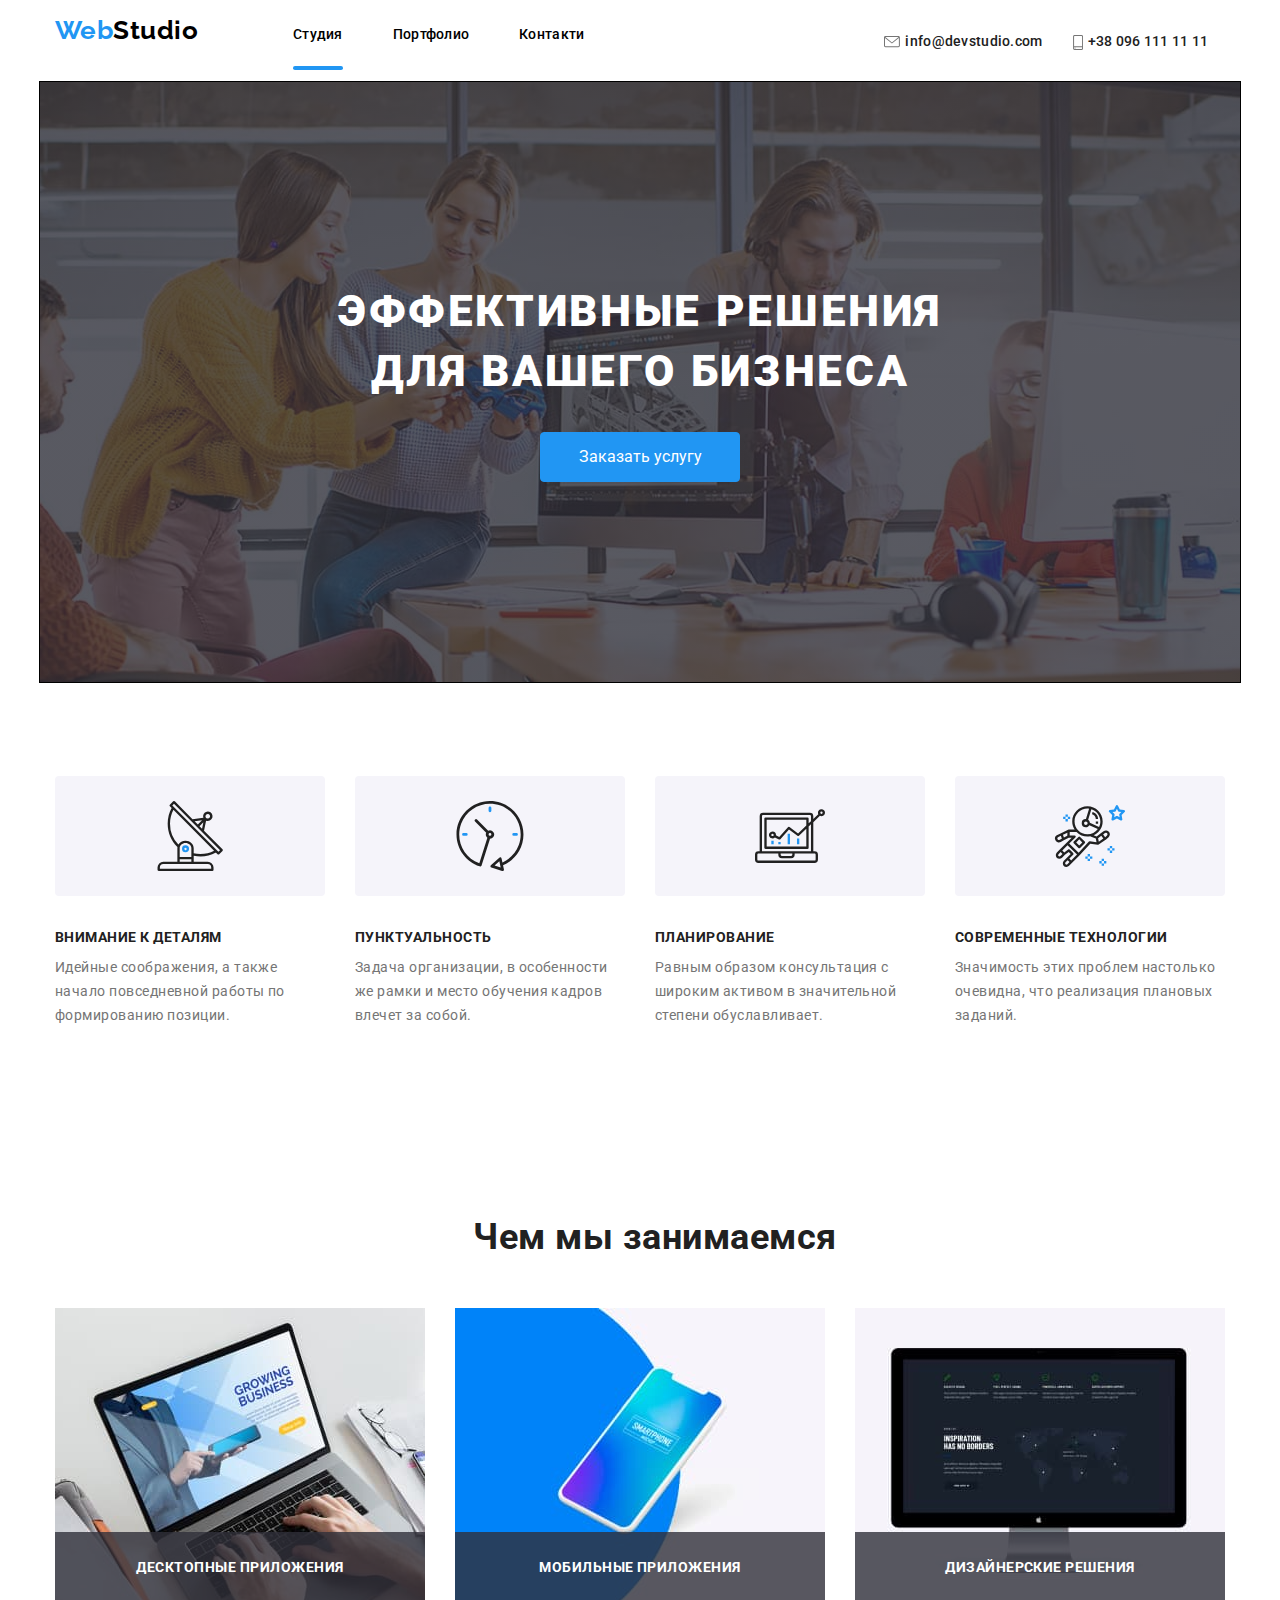
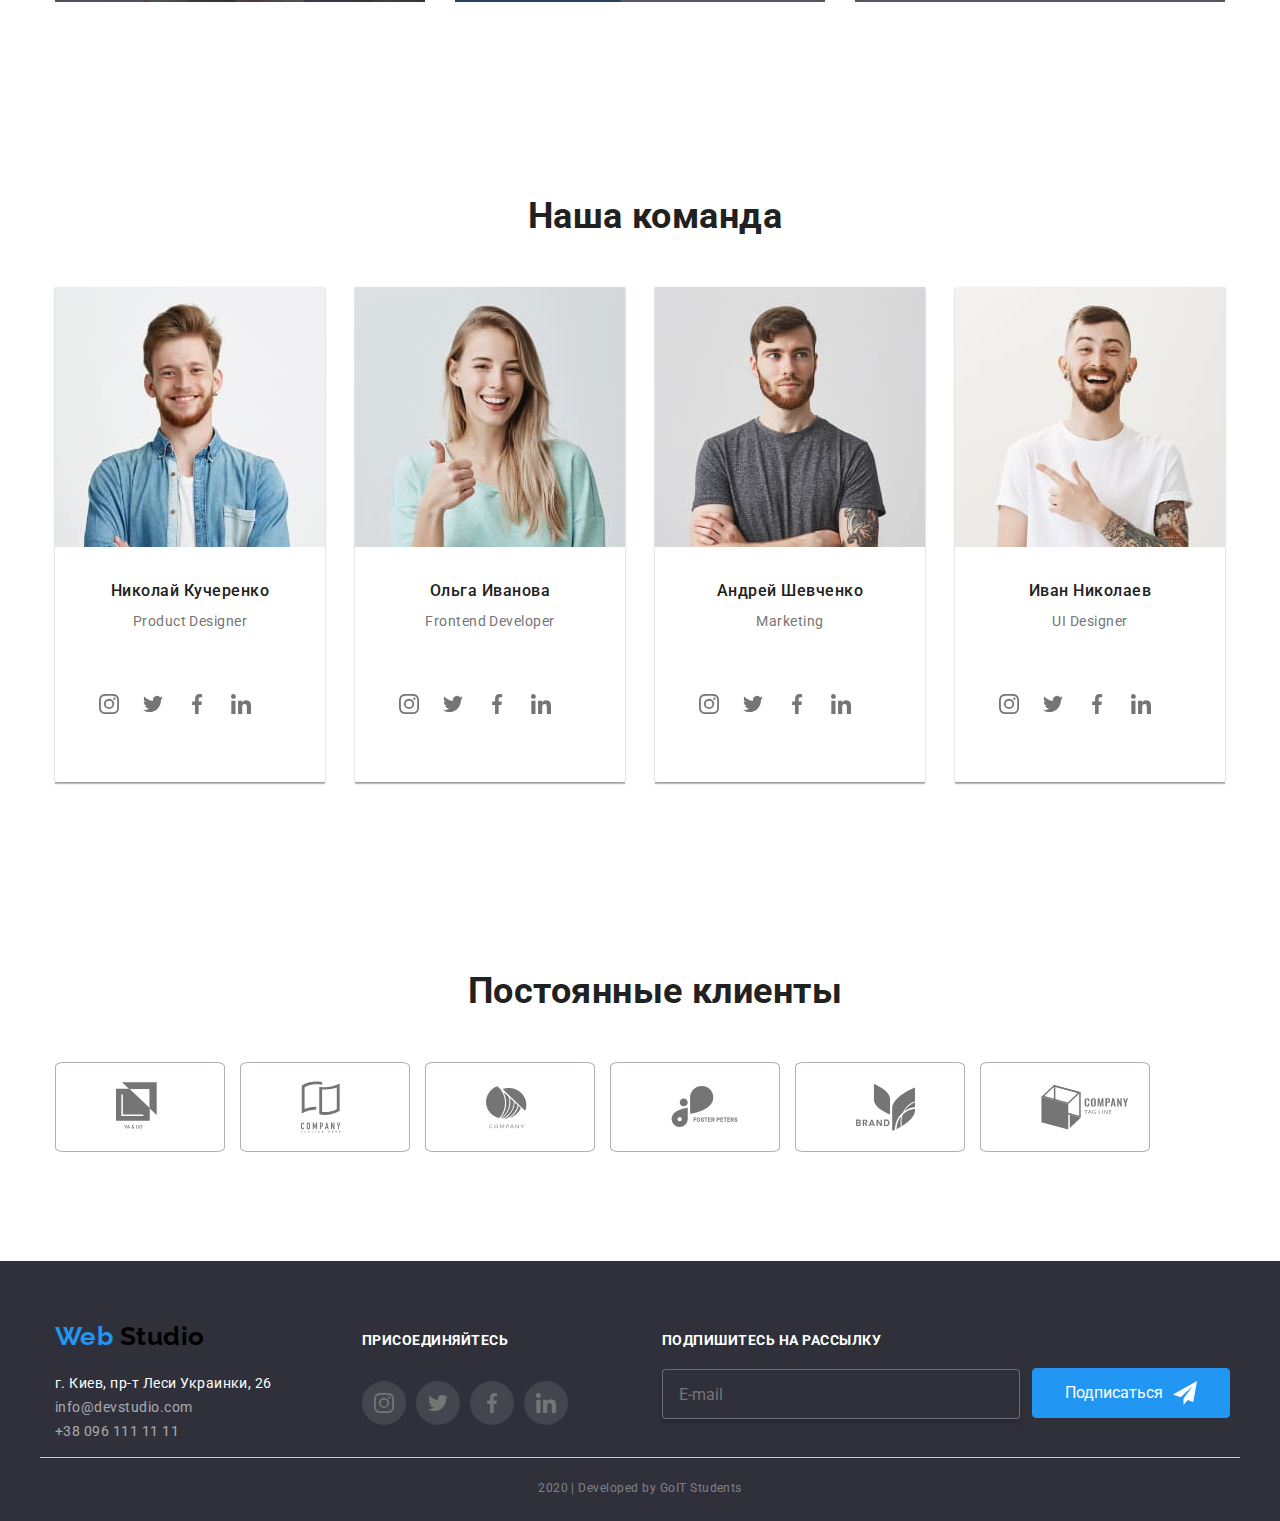
<file: index.html>
<!DOCTYPE html>
<html lang="en">
<head>
    <meta charset="UTF-8" />
    <meta name="viewport" content="width=device-width, initial-scale=1.0" />
    <title>Document</title>
    <link href="https://fonts.googleapis.com/css2?family=Raleway:wght@700&family=Roboto:wght@400;500;700;900&display=swap" rel="stylesheet">
    <link rel="stylesheet" href="https://cdnjs.cloudflare.com/ajax/libs/modern-normalize/0.6.0/modern-normalize.min.css">
    <link rel="stylesheet" href="./css/main.min.css">
</head>
<body>
    <header class="container container-header">
        <nav class="container-nav">
            <a href="./index.html" class="logo">
                <span class="logo-blue">Web</span>
                <span class="logo-black">Studio</span>
            </a>
            <button type="button" class="menu-button" aria-expanded="false" aria-controls="menu-container" data-menu-button>
                <svg
                    width="24"
                    height="24"
                    aria-label="Переключатель мобильного меню">
                    <use class="icon-close" href="./images/symbol-mob.svg#close_24px"></use>
                    <use class="icon-menu" href="./images/symbol-mob.svg#menu_24px"></use>
                </svg>
            </button>
            <div class="menu-container" id="menu-container" data-menu>
                <ul class="site-nav list navigation">
                    <li class="item"><a href="./index.html" class="link current link-current">Студия</a></li>
                    <li class="item"><a href="./portfolio.html" class="link current">Портфолио</a></li>
                    <li class="item"><a href="" class="link current">Контакти</a></li>
                </ul>
                <address class="contacts contactss">
                <a href="mailto:info@devstudio.com" class="link contact">
                    <svg class="icon-mail" width="16" height="12">
                        <use href="./images/sprite.svg#mail"></use>
                    </svg>info@devstudio.com</a>
                <a href="tel:+38096111111" class="link contact">
                    <svg class="icon-tel" width="10" height="15">
                        <use href="./images/sprite.svg#tel"></use>
                    </svg>+38 096 111 11 11</a>
                </address>
            </div>  
        </nav>
    </header>
    <main>
        <section class="section-hero">
            <div class="container container-hero">
                <h1 class="hero-title">Эффективные решения для вашего бизнеса</h1>
                <button type="button" class="button" data-modal-open>Заказать услугу</button>
            </div>
        </section>
            <div class="backdrop is-hidden" data-modal>
                <form class="form js-speaker-form">
                    <button type="button" class="close" data-modal-close>
                        <svg class="icon-close" width="18" height="18">
                            <use href="./images/symbol-defs.svg#close"></use>
                        </svg>
                    </button>
                    <p class="form-title">Оставьте свои данные, мы вам перезвоним</p>
                    <div class="form-field">
                        <input class="form-input" type="text" name="name" id="name" placeholder=" " />
                        <label for="name" class="form-label">Имя</label>
                        <svg class="form-icon">
                            <use href="./images/symbol-defs.svg#person"></use>
                        </svg>
                    </div>
                    <div class="form-field">
                        <input class="form-input" type="tel" name="tel" id="tel" placeholder=" " />
                        <label for="tel" class="form-label">Телефон</label>
                        <svg class="form-icon">
                            <use href="./images/symbol-defs.svg#phone"></use>
                        </svg>
                    </div>
                    <div class="form-field">
                        <input class="form-input" type="email" name="mail" id="mail" placeholder=" " />
                        <label for="mail" class="form-label">Почта</label>
                        <svg class="form-icon">
                            <use href="./images/symbol-defs.svg#email"></use>
                        </svg>
                    </div>
                    <div class="field-textarea">
                        <textarea name="comment" id="comment" rows="15" placeholder=" " class="comment textarea"></textarea>
                        <label for="comment" class="form-textarea">Комментарий</label>
                    </div>
                    <div class="checkbox-box">
                        <label for="policy" class="checkbox-text">Соглашаюсь с рассылкой и принимаю<a href="" class="doc"> Условия договора</a>
                            <input type="checkbox" name="checkbox" id="policy" class="checkbox">
                            <span class="icon-box"></span>
                        </label>
                    </div>
                    <button type="submit" class="button form-button">Отправить</button>
                </form>
            </div>
        <section>
            <div class="container container-mesedg">
                <ul class="list list-mesedg">
                    <li class="list-item mesedg">
                        <svg class="icon-mesedg" width="70" height="70">
                            <use href="./images/sprite.svg#antena"></use>
                        </svg>
                        <h3 class="section-title">Внимание к деталям</h3>
                        <p class="section-text">Идейные соображения, а также начало повседневной работы по формированию позиции.</p>
                    </li>
                    <li class="list-item mesedg">
                        <svg class="icon-mesedg" width="70" height="70">
                            <use href="./images/sprite.svg#clock"></use>
                        </svg>
                        <h3 class="section-title">Пунктуальность</h3>
                        <p class="section-text">Задача организации, в особенности же рамки и место обучения кадров влечет за собой.</p>
                    </li>
                    <li class="list-item mesedg">
                        <svg class="icon-mesedg" width="70" height="70">
                            <use href="./images/sprite.svg#diagram"></use>
                        </svg>
                        <h3 class="section-title">Планирование</h3>
                        <p class="section-text">Равным образом консультация с широким активом в значительной степени обуславливает.</p>
                    </li>
                    <li class="list-item mesedg">
                        <svg class="icon-mesedg" width="70" height="70">
                            <use href="./images/sprite.svg#astronaut"></use>
                        </svg>
                        <h3 class="section-title">Современные технологии</h3>
                        <p class="section-text">Значимость этих проблем настолько очевидна, что реализация плановых заданий.</p>
                    </li>
                </ul>
            </div>
        </section>
        <section>
            <div class="container container-robota">
                <h2 class="section-titles robota">Чем мы занимаемся</h2>
                <ul class="list">
                    <li class="list-item program">
                        <img src="./images/box1.jpg" alt="" class="foto-program">
                        <div class="program-cod">
                            <h3><a href="" class="section-cod">Десктопные приложения</a></h3>
                        </div>
                    </li>
                    <li class="list-item program">
                        <img src="./images/box2.jpg" alt="" class="foto-program">
                        <div class="program-cod">
                            <h3><a href="" class="section-cod">Мобильные приложения</a></h3> 
                        </div>
                    </li>
                    <li class="list-item program">
                        <img src="./images/box3.jpg" alt="" class="foto-program">
                        <div class="program-cod">
                            <h3><a href="" class="section-cod">Дизайнерские решения</a></h3> 
                        </div>
                    </li>
                </ul>
            </div>
        </section>
        <section>
            <div class="container container-comanda">
                <h2 class="section-titles">Наша команда</h2>
                <ul class="site-nav list list-comanda">
                    <li class="list-item fotos">
                        <img srcset="./images/img-desk1.jpg 1x, ./images/img-desk1@2x.jpg 2x, ./images/img-tab1.jpg 1x, ./images/img-tab1@2x.jpg 2x, ./images/img-mob1.jpg 1x, ./images/img-mob1@2x.jpg 2x" src="./images/comanda1.jpg" alt="" class="foto-name">
                        <h3 class="section-name">Николай Кучеренко</h3>
                        <p class="section-tex">Product Designer</p>
                        <ul class="list list-name">
                            <li>
                                <a href="" class="link social-link">
                                    <svg class="icon" width="20" height="20">
                                        <use href="./images/sprite.svg#instagram"></use>
                                    </svg>
                                </a>
                            </li>
                            <li>
                                <a href="" class="link social-link">
                                    <svg class="icon" width="20" height="20">
                                        <use href="./images/sprite.svg#twitter"></use>
                                    </svg>
                                 </a>
                            </li>
                            <li>
                                <a href="" class="link social-link">
                                    <svg class="icon" width="20" height="20">
                                        <use href="./images/sprite.svg#facebook"></use>
                                    </svg>
                                 </a>
                            </li>
                            <li>
                                <a href="" class="link social-link">
                                    <svg class="icon" width="20" height="20">
                                        <use href="./images/sprite.svg#linkedin"></use>
                                    </svg>
                                 </a>
                            </li> 
                        </ul>
                    </li>
                    <li class="list-item fotos">
                        <img srcset="./images/img-desk2.jpg 1x, ./images/img-desk2@2x.jpg 2x, ./images/img-tab2.jpg 1x, ./images/img-tab2@2x.jpg 2x, ./images/img-mob2.jpg 1x, ./images/img-mob2@2x.jpg 2x" src="./images/comanda2.jpg" alt="" class="foto-name">
                        <h3 class="section-name">Ольга Иванова</h3>
                        <p class="section-tex">Frontend Developer</p>
                        <ul class="list list-name">
                            <li>
                                <a href="" class="link social-link">
                                    <svg class="icon" width="20" height="20">
                                        <use href="./images/sprite.svg#instagram"></use>
                                    </svg>
                                </a>
                            </li>
                            <li>
                                <a href="" class="link social-link">
                                    <svg class="icon" width="20" height="20">
                                        <use href="./images/sprite.svg#twitter"></use>
                                    </svg>
                                 </a>
                            </li>
                            <li>
                                <a href="" class="link social-link">
                                    <svg class="icon" width="20" height="20">
                                        <use href="./images/sprite.svg#facebook"></use>
                                    </svg>
                                 </a>
                            </li>
                            <li>
                                <a href="" class="link social-link">
                                    <svg class="icon" width="20" height="20">
                                        <use href="./images/sprite.svg#linkedin"></use>
                                    </svg>
                                 </a>
                            </li>  
                        </ul>
                    </li>
                    <li class="list-item fotos">
                        <img srcset="./images/img-desk3.jpg 1x, ./images/img-desk3@2x.jpg 2x, ./images/img-tab3.jpg 1x, ./images/img-tab3@2x.jpg 2x, ./images/img-mob3.jpg 1x, ./images/img-mob3@2x.jpg 2x" src="./images/comanda3.jpg" alt="" class="foto-name">
                        <h3 class="section-name">Андрей Шевченко</h3>
                        <p class="section-tex">Marketing</p>
                        <ul class="list list-name">
                            <li>
                                <a href="" class="link social-link">
                                    <svg class="icon" width="20" height="20">
                                        <use href="./images/sprite.svg#instagram"></use>
                                    </svg>
                                </a>
                            </li>
                            <li>
                                <a href="" class="link social-link">
                                    <svg class="icon" width="20" height="20">
                                        <use href="./images/sprite.svg#twitter"></use>
                                    </svg>
                                 </a>
                            </li>
                            <li>
                                <a href="" class="link social-link">
                                    <svg class="icon" width="20" height="20">
                                        <use href="./images/sprite.svg#facebook"></use>
                                    </svg>
                                 </a>
                            </li>
                            <li>
                                <a href="" class="link social-link">
                                    <svg class="icon" width="20" height="20">
                                        <use href="./images/sprite.svg#linkedin"></use>
                                    </svg>
                                 </a>
                            </li> 
                        </ul>
                    </li>
                    <li class="list-item fotos">
                        <img srcset="./images/img-desk4.jpg 1x, ./images/img-desk4@2x.jpg 2x, ./images/img-tab4.jpg 1x, ./images/img-tab4@2x.jpg 2x, ./images/img-mob4.jpg 1x, ./images/img-mob4@2x.jpg 2x" src="./images/comanda4.jpg" alt="" class="foto-name">
                        <h3 class="section-name">Иван Николаев</h3>
                        <p class="section-tex">UI Designer</p>
                        <ul class="list list-name">
                            <li>
                                <a href="" class="link social-link">
                                    <svg class="icon" width="20" height="20">
                                        <use href="./images/sprite.svg#instagram"></use>
                                    </svg>
                                </a>
                            </li>
                            <li>
                                <a href="" class="link social-link">
                                    <svg class="icon" width="20" height="20">
                                        <use href="./images/sprite.svg#twitter"></use>
                                    </svg>
                                 </a>
                            </li>
                            <li>
                                <a href="" class="link social-link">
                                    <svg class="icon" width="20" height="20">
                                        <use href="./images/sprite.svg#facebook"></use>
                                    </svg>
                                 </a>
                            </li>
                            <li>
                                <a href="" class="link social-link">
                                    <svg class="icon" width="20" height="20">
                                        <use href="./images/sprite.svg#linkedin"></use>
                                    </svg>
                                 </a>
                            </li> 
                        </ul>
                    </li>
                </ul>
            </div>
        </section>
        <section>
            <div class="container container-client">
                <h2 class="section-titles">Постоянные клиенты</h2>
                    <ul class="site-nav list clients">
                        <li class="list-item client">
                            <a href="aaa" class="box-icon">
                                <svg class="icon-logo" width="45" height="50">
                                    <use href="./images/sprite.svg#logo1"></use>
                                </svg>
                            </a>
                        </li>
                        <li class="list-item client">
                            <a href="aaa" class="box-icon">
                                <svg class="icon-logo" width="40" height="52">
                                    <use href="./images/sprite.svg#logo2"></use>
                                </svg>
                            </a>
                        </li>
                        <li class="list-item client">
                            <a href="aaa" class="box-icon">
                                <svg class="icon-logo" width="41" height="43">
                                    <use href="./images/sprite.svg#logo3"></use>
                                </svg>
                            </a>
                        </li>
                        <li class="list-item client">
                            <a href="aaa" class="box-icon">
                                <svg class="icon-logo" width="80" height="42">
                                    <use href="./images/sprite.svg#logo4"></use>
                                </svg>
                            </a>
                        </li>
                        <li class="list-item client">
                            <a href="aaa" class="box-icon">
                                <svg class="icon-logo" width="59" height="47">
                                    <use href="./images/sprite.svg#logo5"></use>
                                </svg>
                            </a>
                        </li>
                        <li class="list-item client">
                            <a href="aaa" class="box-icon">
                                <svg class="icon-logo" width="88" height="45">
                                    <use href="./images/sprite.svg#logo6"></use>
                                </svg>
                            </a>
                        </li>
                    </ul>
            </div>
        </section>
    </main>
    <footer class="footer">
        <div class="container page-footer">
            <div class="container-address">
                <a href="./index.html" class="logo logo-footer">
                    <span class="logo-blue">Web</span>
                    <span class="logo-black">Studio</span>
                </a>
                <address>
                    <ul>
                        <li class="lis"><p class="footer-address">г. Киев, пр-т Леси Украинки, 26</p></li>
                        <li class="lis"><a href="mailto:info@devstudio.com" class="footer-contact">info@devstudio.com</a></li>
                        <li class="lis"><a href="tel:+38096111111" class="footer-contact">+38 096 111 11 11</a></li>
                    </ul>
                </address>
            </div>
            <div class="inst">
                <h3 class="footer-title insts">Присоединяйтесь</h3>
                <ul class="site-nav list">
                    <li class="list-icons">
                        <a href="" class="link social-link icons">
                            <svg class="icon" width="20" height="20">
                                <use href="./images/sprite.svg#instagram"></use>
                            </svg>
                        </a>
                    </li>
                    <li class="list-icons">
                        <a href="" class="link social-link icons">
                            <svg class="icon" width="20" height="20">
                                <use href="./images/sprite.svg#twitter"></use>
                            </svg>
                         </a>
                    </li>
                    <li class="list-icons">
                        <a href="" class="link social-link icons">
                            <svg class="icon" width="20" height="20">
                                <use href="./images/sprite.svg#facebook"></use>
                            </svg>
                         </a>
                    </li>
                    <li class="list-icons">
                        <a href="" class="link social-link icons">
                            <svg class="icon" width="20" height="20">
                                <use href="./images/sprite.svg#linkedin"></use>
                            </svg>
                         </a>
                    </li> 
                </ul>   
            </div>
            <form class="forms">
                <div class="forms-mails">
                    <h3 class="footer-title mails">Подпишитесь на рассылку</h3>
                    <input class="forms-input" type="email" name="email" placeholder="E-mail" />
                </div>
                <button type="submit" class="buttons submit">Подписаться
                    <svg class="icon-send" width="24" height="24">
                        <use href="./images/sprite.svg#send"></use>
                    </svg> 
                </button>
            </form>
        </div>
        <p class="avtor">2020 | Developed by GoIT Students</p>
    </footer>
    <script src="./js/modal.js"></script>
    <script src="./js/menu.js"></script>
</body>
</html>
</file>
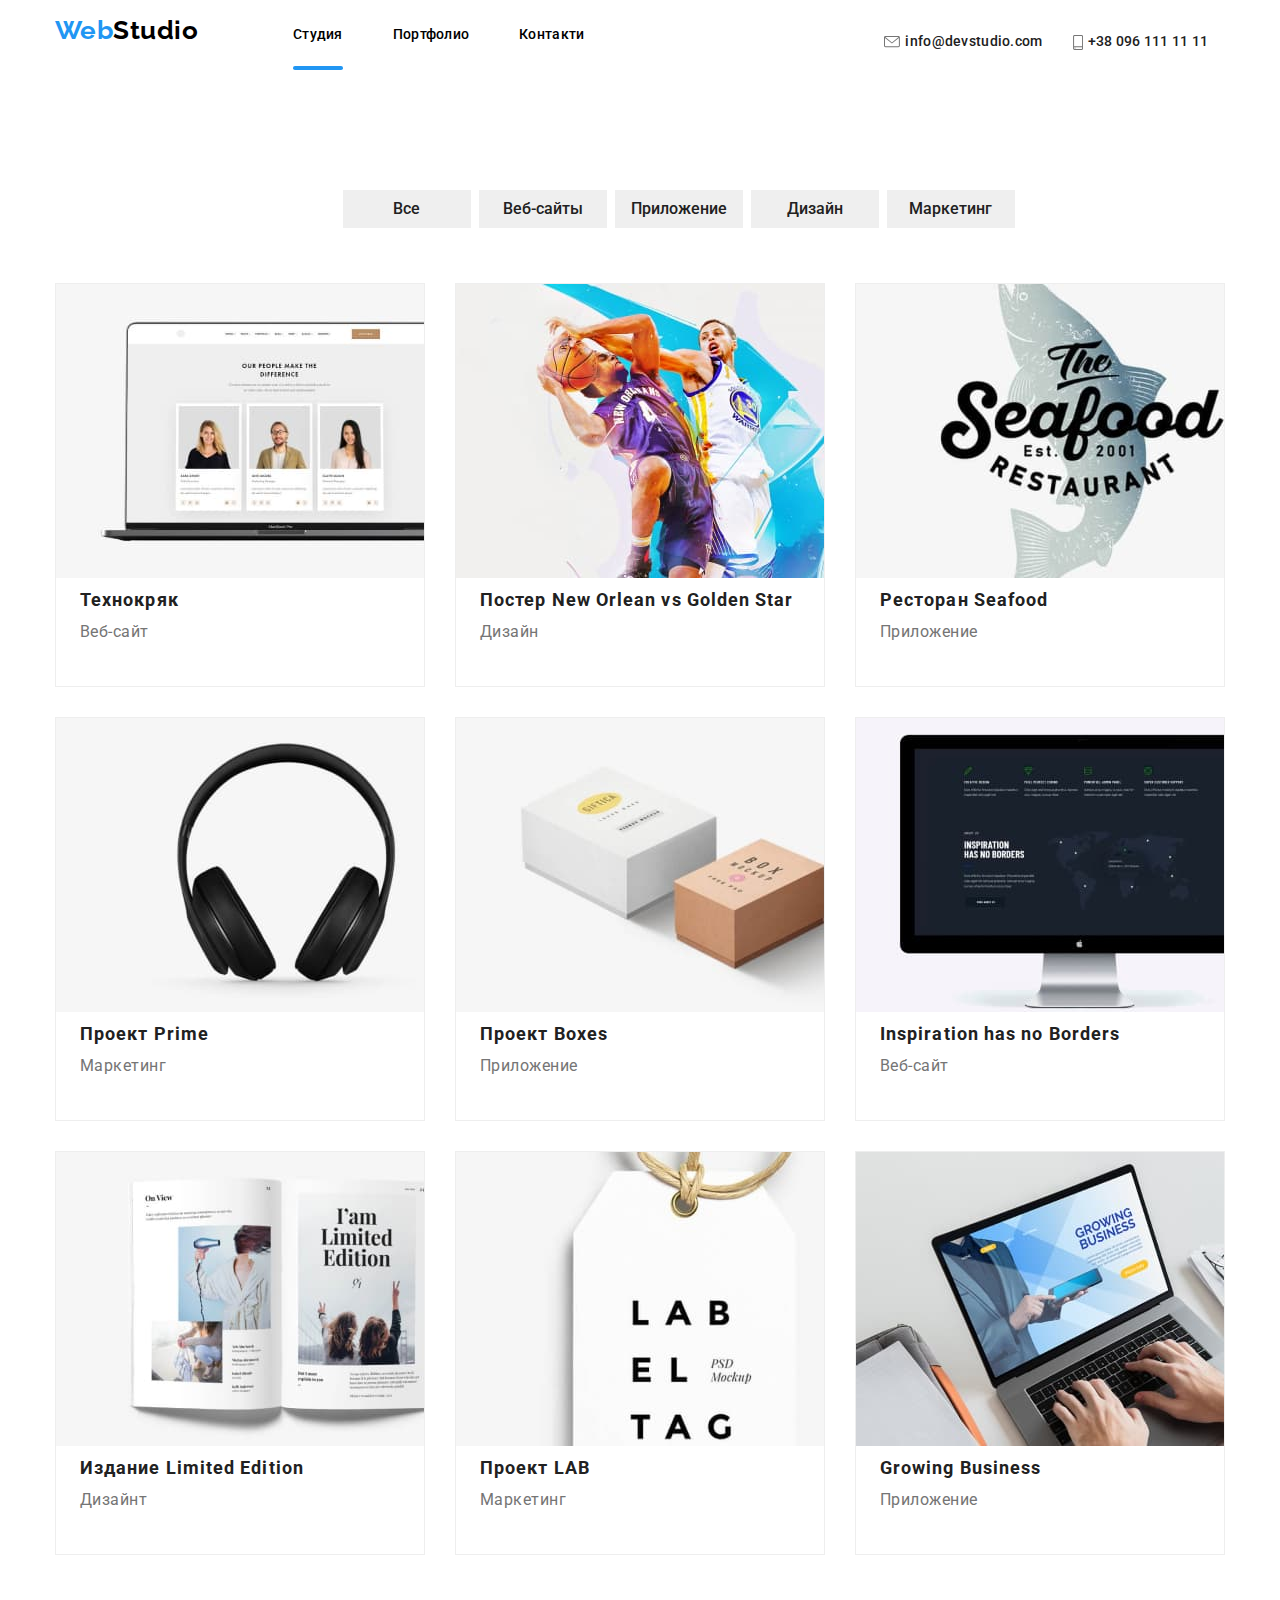
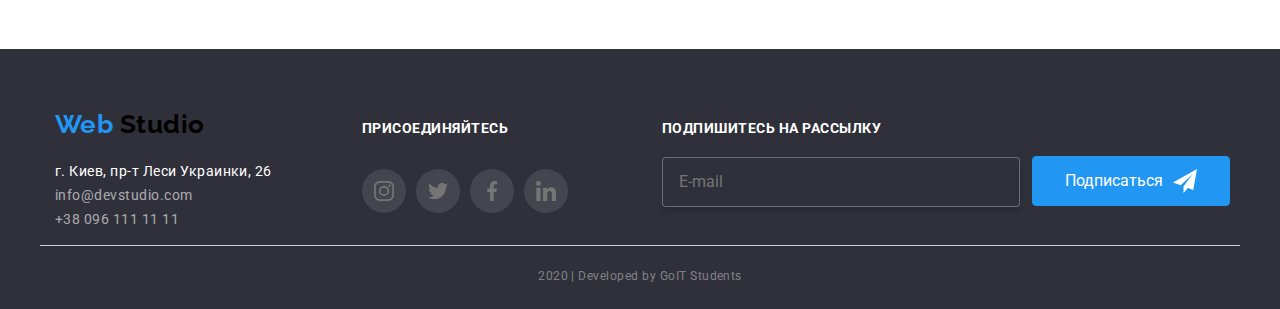
<file: portfolio.html>
<!DOCTYPE html>
<html lang="en">
<head>
    <meta charset="UTF-8">
    <meta name="viewport" content="width=device-width, initial-scale=1.0">
    <title>Document</title>
    <link href="https://fonts.googleapis.com/css2?family=Raleway:wght@700&family=Roboto:wght@400;500;700;900&display=swap" rel="stylesheet">
    <link rel="stylesheet" href="https://cdnjs.cloudflare.com/ajax/libs/modern-normalize/0.6.0/modern-normalize.min.css">
    <link rel="stylesheet" href="./css/main.min.css">
</head>
<body>
    <header class="container container-header">
        <nav class="container-nav">
            <a href="./index.html" class="logo">
                <span class="logo-blue">Web</span>
                <span class="logo-black">Studio</span>
            </a>
            <button type="button" class="menu-button" aria-expanded="false" aria-controls="menu-container" data-menu-button>
                <svg
                    width="24"
                    height="24"
                    aria-label="Переключатель мобильного меню">
                    <use class="icon-close" href="./images/symbol-mob.svg#close_24px"></use>
                    <use class="icon-menu" href="./images/symbol-mob.svg#menu_24px"></use>
                </svg>
            </button>
            <div class="menu-container" id="menu-container" data-menu>
                <ul class="site-nav list navigation">
                    <li class="item"><a href="./index.html" class="link current link-current">Студия</a></li>
                    <li class="item"><a href="./portfolio.html" class="link current">Портфолио</a></li>
                    <li class="item"><a href="" class="link current">Контакти</a></li>
                </ul>
                <address class="contacts contactss">
                <a href="mailto:info@devstudio.com" class="link contact">
                    <svg class="icon-mail" width="16" height="12">
                        <use href="./images/sprite.svg#mail"></use>
                    </svg>info@devstudio.com</a>
                <a href="tel:+38096111111" class="link contact">
                    <svg class="icon-tel" width="10" height="15">
                        <use href="./images/sprite.svg#tel"></use>
                    </svg>+38 096 111 11 11</a>
                </address>
            </div>  
        </nav>
    </header>
    <main>
        <section>
            <div class="container container-work">
                <h1 class="wors">Наши работы</h1>
                <nav class="work-buttons">
                    <ul class="list list-work">
                        <li class="list-item list-button"><button type="button" class="work-button">Все</button></li>
                        <li class="list-item list-button"><button type="button" class="work-button">Веб-сайты</button></li>
                        <li class="list-item list-button"><button type="button" class="work-button">Приложение</button></li>
                        <li class="list-item list-button"><button type="button" class="work-button">Дизайн</button></li>
                        <li class="list-item list-button"><button type="button" class="work-button">Маркетинг</button></li>
                    </ul>
                </nav>
                <ul class="list flex-container">
                    <li class="list-item flex-element">
                        <a href="">
                            <div class="product-foto">
                                <img srcset="./images/mob-tehnocrak.jpg 1x, ./images/mob-tehnocrak@2x.jpg 2x, ./images/tabl-tehnocrak.jpg 1x, ./images/tabl-tehnocrak@2x.jpg 2x, ./images/desk-tehnocrak.jpg 1x, ./images/desk-tehnocrak@2x.jpg 2x" src="./images/portfolio1.jpg" alt="">
                            </div>
                        <h2 class="work-title">Технокряк</h2>
                        <p class="work-name">Веб-сайт</p>
                        <div class="product-overlay">
                            <p class="text">Технокряк это современная площадка распространения коронавируса. Компании используют эту платформу для цифрового шпионажа и атак на защищённые сервера конкурентов.</p>
                        </div>
                        </a>
                    </li>
                    <li class="list-item flex-element">
                        <a href="">
                            <div class="product-foto">
                                <img srcset="./images/mob-Poster-Golden-Star.jpg 1x, ./images/mob-Poster-Golden-Star@2x.jpg 2x, ./images/tabl-Poster-Golden-Star.jpg 1x, ./images/tabl-Poster-Golden-Star@2x.jpg 2x, ./images/desk-Poster-Golden-Star.jpg 1x, ./images/desk-Poster-Golden-Star@2x.jpg 2x" src="./images/portfolio2.jpg" alt="">
                            </div>
                        <h2 class="work-title">Постер New Orlean vs Golden Star</h2>
                        <p class="work-name">Дизайн</p>
                        <div class="product-overlay">
                            <p class="text">Технокряк это современная площадка распространения коронавируса. Компании используют эту платформу для цифрового шпионажа и атак на защищённые сервера конкурентов.</p>
                        </div>          
                        </a>
                    </li>
                    <li class="list-item flex-element">
                        <a href="">
                            <div class="product-foto">
                                <img srcset="./images/mob-restaurant-Seafood.jpg 1x, ./images/mob-restaurant-Seafood@2x.jpg 2x, ./images/tabl-restaurant-Seafood.jpg 1x, ./images/tabl-restaurant-Seafood@2x.jpg 2x, ./images/desk-estaurant-Seafood.jpg 1x, ./images/desk-estaurant-Seafood@2x.jpg 2x" src="./images/portfolio3.jpg" alt="">
                            </div>
                        <h2 class="work-title">Ресторан Seafood</h2>
                        <p class="work-name">Приложение</p>
                        <div class="product-overlay">
                            <p class="text">Технокряк это современная площадка распространения коронавируса. Компании используют эту платформу для цифрового шпионажа и атак на защищённые сервера конкурентов.</p>
                        </div>            
                        </a>
                    </li>
                    <li class="list-item flex-element">
                        <a href="">
                            <div class="product-foto">
                                <img srcset="./images/mob-Project-Prime.jpg 1x, ./images/mob-Project-Prime@2x.jpg 2x, ./images/tabl-Project-Prime.jpg 1x, ./images/tabl-Project-Prime@2x.jpg 2x, ./images/desk-Project-Prime.jpg 1x, ./images/desk-Project-Prime@2x.jpg 2x" src="./images/portfolio4.jpg" alt="">
                            </div>
                        <h2 class="work-title">Проект Prime</h2>
                        <p class="work-name">Маркетинг</p>
                        <div class="product-overlay">
                            <p class="text">Технокряк это современная площадка распространения коронавируса. Компании используют эту платформу для цифрового шпионажа и атак на защищённые сервера конкурентов.</p>
                        </div>           
                        </a>
                    </li>
                    <li class="list-item flex-element">
                        <a href="">
                            <div class="product-foto">
                                <img srcset="./images/mob-Project-Boxes.jpg 1x, ./images/mob-Project-Boxes@2x.jpg 2x, ./images/tabl-Project-Boxes.jpg 1x, ./images/tabl-Project-Boxes@2x.jpg 2x, ./images/desk-Project-Boxes.jpg 1x, ./images/desk-Project-Boxes@2x.jpg 2x" src="./images/portfolio5.jpg" alt="">
                            </div>
                        <h2 class="work-title">Проект Boxes</h2>
                        <p class="work-name">Приложение</p>
                        <div class="product-overlay">
                            <p class="text">Технокряк это современная площадка распространения коронавируса. Компании используют эту платформу для цифрового шпионажа и атак на защищённые сервера конкурентов.</p>
                        </div>            
                        </a>
                    </li>
                    <li class="list-item flex-element">
                        <a href="">
                            <div class="product-foto">
                                <img srcset="./images/mob-Inspiration-has-no-Borders.jpg 1x, ./images/mob-Inspiration-has-no-Borders@2x.jpg 2x, ./images/tabl-Inspiration-has-no-Borders.jpg 1x, ./images/tabl-Inspiration-has-no-Borders@2x.jpg 2x, ./images/desk-Inspiration-has-no-Borders.jpg 1x, ./images/desk-Inspiration-has-no-Borders@2x.jpg 2x" src="./images/portfolio6.jpg" alt="">
                            </div>
                        <h2 class="work-title">Inspiration has no Borders</h2>
                        <p class="work-name">Веб-сайт</p>
                        <div class="product-overlay">
                            <p class="text">Технокряк это современная площадка распространения коронавируса. Компании используют эту платформу для цифрового шпионажа и атак на защищённые сервера конкурентов.</p>
                        </div>              
                        </a>
                    </li>
                    <li class="list-item flex-element">
                        <a href="">
                            <div class="product-foto">
                                <img srcset="./images/mob-Edition-Limited-Edition.jpg 1x, ./images/mob-Edition-Limited-Edition@2x.jpg 2x, ./images/tabl-Edition-Limited-Edition.jpg 1x, ./images/tabl-Edition-Limited-Edition@2x.jpg 2x, ./images/desk-Edition-Limited-Edition.jpg 1x, ./images/desk-Edition-Limited-Edition@2x.jpg 2x" src="./images/portfolio7.jpg" alt="">
                            </div>
                        <h2 class="work-title">Издание Limited Edition</h2>
                        <p class="work-name">Дизайнт</p>
                        <div class="product-overlay">
                            <p class="text">Технокряк это современная площадка распространения коронавируса. Компании используют эту платформу для цифрового шпионажа и атак на защищённые сервера конкурентов.</p>
                        </div>            
                        </a>
                    </li>
                    <li class="list-item flex-element">
                        <a href="">
                            <div class="product-foto">
                                <img srcset="./images/mob-Project-LAB.jpg 1x, ./images/mob-Project-LAB@2x.jpg 2x, ./images/tabl-Project-LAB.jpg 1x, ./images/tabl-Project-LAB@2x.jpg 2x, ./images/desk-Project-LAB.jpg 1x, ./images/desk-Project-LAB@2x.jpg 2x" src="./images/portfolio8.jpg" alt="">
                            </div>
                        <h2 class="work-title">Проект LAB</h2>
                        <p class="work-name">Маркетинг</p>
                        <div class="product-overlay">
                            <p class="text">Технокряк это современная площадка распространения коронавируса. Компании используют эту платформу для цифрового шпионажа и атак на защищённые сервера конкурентов.</p>
                        </div>           
                        </a>
                    </li>
                    <li class="list-item flex-element">
                        <a href="">
                            <div class="product-foto">
                                <img srcset="./images/mob-Growing-Business.jpg 1x, ./images/mob-Growing-Business@2x.jpg 2x, ./images/tabl-Growing-Business.jpg 1x, ./images/tabl-Growing-Business@2x.jpg 2x, ./images/desk-Growing-Business.jpg 1x, ./images/desk-Growing-Business@2x.jpg 2x" src="./images/portfolio9.jpg" alt="">
                            </div>
                        <h2 class="work-title">Growing Business</h2>
                        <p class="work-name">Приложение</p>
                        <div class="product-overlay">
                            <p class="text">Технокряк это современная площадка распространения коронавируса. Компании используют эту платформу для цифрового шпионажа и атак на защищённые сервера конкурентов.</p>
                        </div> 
                        </a>
                    </li>
                </ul>
            </div>
        </section>
    </main>
    <footer class="footer">
        <div class="container page-footer">
            <div class="container-address">
                <a href="./index.html" class="logo logo-footer">
                    <span class="logo-blue">Web</span>
                    <span class="logo-black">Studio</span>
                </a>
                <address>
                    <ul>
                        <li class="lis"><p class="footer-address">г. Киев, пр-т Леси Украинки, 26</p></li>
                        <li class="lis"><a href="mailto:info@devstudio.com" class="footer-contact">info@devstudio.com</a></li>
                        <li class="lis"><a href="tel:+38096111111" class="footer-contact">+38 096 111 11 11</a></li>
                    </ul>
                </address>
            </div>
            <div class="inst">
                <h3 class="footer-title insts">Присоединяйтесь</h3>
                <ul class="site-nav list">
                    <li class="list-icons">
                        <a href="" class="link social-link icons">
                            <svg class="icon" width="20" height="20">
                                <use href="./images/sprite.svg#instagram"></use>
                            </svg>
                        </a>
                    </li>
                    <li class="list-icons">
                        <a href="" class="link social-link icons">
                            <svg class="icon" width="20" height="20">
                                <use href="./images/sprite.svg#twitter"></use>
                            </svg>
                         </a>
                    </li>
                    <li class="list-icons">
                        <a href="" class="link social-link icons">
                            <svg class="icon" width="20" height="20">
                                <use href="./images/sprite.svg#facebook"></use>
                            </svg>
                         </a>
                    </li>
                    <li class="list-icons">
                        <a href="" class="link social-link icons">
                            <svg class="icon" width="20" height="20">
                                <use href="./images/sprite.svg#linkedin"></use>
                            </svg>
                         </a>
                    </li> 
                </ul>   
            </div>
            <form class="forms">
                <div class="forms-mails">
                    <h3 class="footer-title mails">Подпишитесь на рассылку</h3>
                    <input class="forms-input" type="email" name="email" placeholder="E-mail" />
                </div>
                <button type="submit" class="buttons submit">Подписаться
                    <svg class="icon-send" width="24" height="24">
                        <use href="./images/sprite.svg#send"></use>
                    </svg> 
                </button>
            </form>
        </div>
        <p class="avtor">2020 | Developed by GoIT Students</p>
    </footer>
    <script src="./js/modal.js"></script>
</body>
</html>
</file>
<file: css/main.min.css>
*{margin:0;padding:0;-webkit-box-sizing:border-box;box-sizing:border-box}body{background-color:#fff;color:#757575;font-family:Roboto;letter-spacing:.03em}.list{display:-webkit-box;display:-ms-flexbox;display:flex;padding-top:0;padding-bottom:0;padding-left:0;padding-right:0;list-style:none}.list-item{-webkit-box-sizing:border-box;box-sizing:border-box;margin-left:30px}.container{padding-left:15px;padding-right:15px;margin-left:auto;margin-right:auto}@media screen and (min-width: 480px){.container{width:480px}}@media screen and (min-width: 768px){.container{width:768px}}@media screen and (min-width: 1200px){.container{width:1200px}}a{text-decoration:none;-webkit-transition:color 250ms,cubic-bezier(0.4, 0, 0.2, 1),fill 250ms,cubic-bezier(0.4, 0, 0.2, 1);transition:color 250ms,cubic-bezier(0.4, 0, 0.2, 1),fill 250ms,cubic-bezier(0.4, 0, 0.2, 1)}a:hover{color:#2196F3}a:hover svg{fill:#2196F3}a:hover .icon{fill:#fff}.img{max-width:100%;display:block;height:auto}.container-header{display:-webkit-box;display:-ms-flexbox;display:flex;-webkit-box-align:center;-ms-flex-align:center;align-items:center;margin-left:auto;margin-right:auto;position:relative}.container-nav{display:-webkit-box;display:-ms-flexbox;display:flex;-webkit-box-align:baseline;-ms-flex-align:baseline;align-items:baseline;-webkit-box-pack:justify;-ms-flex-pack:justify;justify-content:space-between}@media screen and (max-width: 768px){.container-nav{width:480px;height:60px}}.logo{width:153px;margin-top:15px;margin-right:85px;color:#000;font-family:Raleway;font-weight:700;font-size:26px;line-height:1.19;display:-webkit-box;display:-ms-flexbox;display:flex}.logo-blue{color:#2196F3}.logo-black{color:#000}.menu-button{display:-webkit-inline-box;display:-ms-inline-flexbox;display:inline-flex;margin:0;padding:0;border:none}@media screen and (min-width: 768px){.menu-button{display:none}}.menu-button .icon-close{display:none}.menu-button.is-open .icon-close{display:block}.menu-button.is-open .icon-menu{display:none}.menu-container{text-align:center;font-size:20px}@media screen and (max-width: 767px){.menu-container{display:none;position:absolute;top:100%;left:0;width:480px;background-color:#fff}.menu-container.is-open{display:block}}@media screen and (min-width: 768px){.menu-container{display:-webkit-box;display:-ms-flexbox;display:flex;-webkit-box-pack:justify;-ms-flex-pack:justify;justify-content:space-between;-webkit-box-flex:1;-ms-flex-positive:1;flex-grow:1}}@media screen and (max-width: 767px){.navigation{display:block;margin-top:120px;margin-bottom:60px}}@media screen and (max-width: 767px){.contacts{font-size:18px;line-height:21px}}@media screen and (min-width: 1200px){.contacts{display:-webkit-box;display:-ms-flexbox;display:flex;margin-left:300px}}.site-nav .item{margin-right:50px}@media screen and (max-width: 768px){.site-nav .item{margin-right:0}}.site-nav .item:last-child{margin-right:0}.site-nav .link{display:block;margin-top:32px;margin-bottom:32px;color:#000;font-weight:500;font-size:14px;line-height:1.14px;letter-spacing:.02em;-webkit-transition:color 250ms,cubic-bezier(0.4, 0, 0.2, 1);transition:color 250ms,cubic-bezier(0.4, 0, 0.2, 1)}@media screen and (max-width: 767px){.site-nav .link{line-height:21px;font-size:18px}}.site-nav .link:hover,.site-nav .link:focus{color:#2196F3}.current{position:relative}.current::after{content:"";position:absolute;display:block;width:100%;height:4px;left:0;top:32px;border-radius:2px;background-color:#2196F3;-webkit-transition:opacity 250ms,cubic-bezier(0.4, 0, 0.2, 1);transition:opacity 250ms,cubic-bezier(0.4, 0, 0.2, 1);opacity:0}.current:hover::after,.current:focus::after{opacity:1}.link-current:after{content:"";position:absolute;display:block;height:4px;left:0;top:32px;border-bottom:2px solid #2196F3;opacity:1}@media screen and (max-width: 768px){.link-current:after{display:none}}.contact{margin-right:30px;margin-top:32px;margin-bottom:32px;color:#212121;font-family:Roboto;font-weight:500;font-size:14px;line-height:1.14;letter-spacing:.02em;font-style:normal;-webkit-transition:color 250ms,cubic-bezier(0.4, 0, 0.2, 1);transition:color 250ms,cubic-bezier(0.4, 0, 0.2, 1)}@media screen and (max-width: 480px){.contact{display:block;margin:0;margin-bottom:16px}}@media screen and (max-width: 767px){.contact{display:block}}@media screen and (max-width: 1199px){.contact{margin-right:0;margin-left:60px}}.contact:last-child{margin-right:0}@media screen and (max-width: 767px){.contact:last-child{margin:0}}.contact:hover,.contact:focus{color:#2196F3}.icon-mail,.icon-tel{fill:#757575;margin-right:5px;vertical-align:middle}.section-hero{max-width:1600px;height:600px;display:-webkit-box;display:-ms-flexbox;display:flex;margin-left:auto;margin-right:auto;outline:1px solid black;background-color:#000;background-image:-webkit-gradient(linear, left top, right top, from(rgba(47,48,58,0.8)), to(rgba(47,48,58,0.8))),url("../images/Header.jpg");background-image:linear-gradient(to right, rgba(47,48,58,0.8), rgba(47,48,58,0.8)),url("../images/Header.jpg");background-repeat:no-repeat;background-position:center;background-size:cover}@media screen and (min-width: 480px){.section-hero{width:480px;background-position:center}}@media screen and (min-width: 768px){.section-hero{width:768px}}@media screen and (min-width: 1200px){.section-hero{width:1200px}}.container-hero{margin:auto;max-width:696px;text-align:center}.hero-title{margin-bottom:30px;color:#fff;font-weight:900;font-size:44px;line-height:1.36;text-align:center;letter-spacing:.06em;text-transform:uppercase}.button{display:inline-block;min-width:200px;height:50px;color:#fff;border:1px solid #2196F3;border-radius:4px;background-color:#2196F3;text-align:center}.button.primary{color:#fff;background:#2196F3}.button.secondary{color:#2196F3;background-color:#fff}.backdrop{position:fixed;width:1800px;height:1024px;left:0;top:0;background:rgba(0,0,0,0.2);padding:94px 15px;overflow-y:scroll}.is-hidden{visibility:hidden;opacity:0;pointer-events:visible}.form{padding:40px;background-color:#fff;border-radius:4px;-webkit-box-shadow:0px 2px 1px rgba(0,0,0,0.2),0px 1px 1px rgba(0,0,0,0.14),0px 1px 3px rgba(0,0,0,0.12);box-shadow:0px 2px 1px rgba(0,0,0,0.2),0px 1px 1px rgba(0,0,0,0.14),0px 1px 3px rgba(0,0,0,0.12);position:relative}@media screen and (min-width: 480px){.form{max-width:450px;height:609px;width:100%;position:absolute;top:50%;left:14%;-webkit-transform:translate(-50%, -14%);transform:translate(-50%, -14%)}}.close{position:absolute;width:30px;height:30px;top:8px;right:8px;background-color:#fff;border-radius:50%;border:1px solid rgba(33,33,33,0.2);-webkit-transform:translateX(-10%);transform:translateX(-10%);cursor:pointer}.icon-close{position:absolute;top:0;left:5px;-webkit-transform:translateY(30%);transform:translateY(30%)}.close:focus .icon-close{fill:#2196F3}.form-title{margin-bottom:30px;font-style:normal;font-weight:700;font-size:20px;line-height:23px;color:#212121;text-align:center}.form-field{margin-bottom:28px;position:relative}.form-label{position:absolute;top:50%;left:42px;font-size:14px;line-height:16px;letter-spacing:.01em;color:#757575;-webkit-transform:translateY(-50%);transform:translateY(-50%)}.form-input{width:100%;padding:12px 18px;border:1px solid rgba(33,33,33,0.2);-webkit-box-sizing:border-box;box-sizing:border-box;border-radius:4px;cursor:pointer}.form-input:focus+.form-label,.form-input:not(:placeholder-shown)+.form-label{color:#2196F3;-webkit-transform:translateY(-40px);transform:translateY(-40px);margin-left:-30px;-webkit-transition-duration:250ms;transition-duration:250ms}.form-input:placeholder-shown{background-color:#fff}.form-label:focus-within .form-input{outline:none;border-color:#2196F3}.form-icon{position:absolute;top:50%;left:16px;display:inline-block;width:18px;height:18px;-webkit-transform:translateY(-50%);transform:translateY(-50%);background-color:#fff}.form-input:focus ~ .form-icon{fill:#2196F3}.field-textarea{position:relative;margin-bottom:20px}.form-textarea{position:absolute;top:20%;left:16px;font-size:14px;line-height:16px;letter-spacing:.01em;color:#757575;-webkit-transform:translateY(-50%);transform:translateY(-50%);-webkit-transition:cubic-bezier(0.4, 0, 0.2, 1),-webkit-transform 250ms;transition:cubic-bezier(0.4, 0, 0.2, 1),-webkit-transform 250ms;transition:transform 250ms,cubic-bezier(0.4, 0, 0.2, 1);transition:transform 250ms,cubic-bezier(0.4, 0, 0.2, 1),-webkit-transform 250ms}.comment{width:370px;height:120px;padding:12px 16px;border:1px solid rgba(33,33,33,0.2);-webkit-box-sizing:border-box;box-sizing:border-box;border-radius:4px;cursor:pointer}.comment:focus+.form-textarea,.comment:not(:placeholder-shown)+.form-textarea{color:#2196F3;-webkit-transform:translateY(-45px);transform:translateY(-45px);margin-left:0;-webkit-transition-duration:250ms;transition-duration:250ms}.comment:placeholder-shown{background-color:#fff}.form-textarea:focus-within .comment{border-color:#2196F3;outline:none}.textarea{resize:none}.label{display:-webkit-box;display:-ms-flexbox;display:flex}.checkbox-box{position:relative}.checkbox-text{font-size:14px;line-height:24px;margin-left:20px}.checkbox{position:absolute;width:1px;height:1px;margin:-1px;border:0;padding:0;clip:rect(0 0 0 0);overflow:hidden}.icon-box{position:absolute;display:inline-block;width:16px;height:15px;top:5px;left:0;border:1px solid black;border-radius:2px;-webkit-box-align:center;-ms-flex-align:center;align-items:center}.checkbox:checked+.icon-box{border-color:#2196F3;background-color:#2196F3;background-image:url(../images/iconcheck.svg);background-size:contain;background-origin:border-box}.doc{color:#2196F3;-webkit-text-decoration-line:underline;text-decoration-line:underline}.form-button{margin-left:100px;margin-top:10px;cursor:pointer}.container-mesedg{display:-webkit-box;display:-ms-flexbox;display:flex;margin-left:auto;margin-right:auto;text-align:center;-webkit-box-pack:justify;-ms-flex-pack:justify;justify-content:space-between;padding-top:94px;padding-bottom:94px}.list-mesedg{-ms-flex-wrap:wrap;flex-wrap:wrap}.mesedg{margin-right:30px;margin-left:0;-webkit-box-pack:center;-ms-flex-pack:center;justify-content:center;-webkit-box-align:center;-ms-flex-align:center;align-items:center}@media screen and (max-width: 480px){.mesedg{width:450px;margin:15px}}@media screen and (max-width: 768px){.mesedg{width:354px;margin-bottom:15px}}@media screen and (min-width: 1200px){.mesedg{width:calc((100% - 30px * 3) / 4)}}.mesedg:last-child{margin-right:0}.icon-mesedg{width:270px;height:120px;background:#F5F4FA;border-radius:4px;padding-top:25px;padding-bottom:25px;margin-bottom:30px}.section-title{width:270px;text-align:left;margin-bottom:10px;color:#212121;font-weight:700;font-size:14px;line-height:1.14;text-transform:uppercase}.section-text{width:270px;text-align:left;color:#757575;font-weight:400;font-size:14px;line-height:1.71}.container-robota{padding-top:94px;padding-bottom:94px}@media screen and (max-width: 1200px){.container-robota{display:none}}.section-titles{margin-bottom:50px;color:#212121;font-weight:700;font-size:36px;line-height:1.17;text-align:center}@media screen and (min-width: 480px){.section-titles{width:480px}}@media screen and (min-width: 768px){.section-titles{width:768px}}@media screen and (min-width: 1200px){.section-titles{width:1200px}}.program{width:calc((100% - 30px * 2) / 3);margin-right:30px;margin-left:0;position:relative}.foto-program{width:370px;height:294px}.program-cod{position:absolute;top:294px;left:0;width:370px;height:70px;background-color:rgba(47,48,58,0.8);-webkit-transform:translateY(-100%);transform:translateY(-100%)}.section-cod{display:-webkit-box;display:-ms-flexbox;display:flex;margin-top:27px;margin-bottom:27px;color:#fff;font-weight:700;font-size:14px;line-height:16px;text-align:center;text-transform:uppercase;-webkit-box-pack:center;-ms-flex-pack:center;justify-content:center;-webkit-box-align:center;-ms-flex-align:center;align-items:center}.container-comanda{margin-left:auto;margin-right:auto;text-align:center;padding-top:94px;padding-bottom:94px}.list-comanda{list-style:none;-ms-flex-wrap:wrap;flex-wrap:wrap}.fotos{margin-right:30px;margin-left:0;-webkit-box-shadow:0px 2px 1px rgba(0,0,0,0.2),0px 1px 1px rgba(0,0,0,0.14),0px 1px 3px rgba(0,0,0,0.12);box-shadow:0px 2px 1px rgba(0,0,0,0.2),0px 1px 1px rgba(0,0,0,0.14),0px 1px 3px rgba(0,0,0,0.12)}@media screen and (max-width: 480px){.fotos{width:450px;margin:15px}}@media screen and (max-width: 768px){.fotos{width:354px;margin-bottom:15px}}@media screen and (min-width: 1200px){.fotos{width:calc((100% - 30px * 3) / 4)}}.fotos:last-child{margin-right:0}.foto-name{width:270px;height:260px;margin-bottom:30px}.section-name{margin-bottom:10px;margin-right:auto;margin-left:auto;color:#212121;font-weight:500;font-size:16px;line-height:1.19;text-align:center}.section-tex{margin-bottom:16px;margin-left:auto;margin-right:auto;color:#757575;font-weight:400;font-size:14px;line-height:1.71;text-align:center}.list-name{width:206px;margin-bottom:24px;margin-left:32px}.social-link{display:-webkit-inline-box;display:-ms-inline-flexbox;display:inline-flex;width:44px;height:44px;border-radius:50%;background-color:#fff;-webkit-box-align:center;-ms-flex-align:center;align-items:center;padding-top:12px;-webkit-transition:background-color 250ms cubic-bezier(0.4, 0, 0.2, 1);transition:background-color 250ms cubic-bezier(0.4, 0, 0.2, 1)}.social-link:hover{background-color:#2196F3}.icon{fill:#757575}.container-client{margin-left:auto;margin-right:auto;text-align:center;padding-top:94px;padding-bottom:94px}.clients{display:-webkit-box;display:-ms-flexbox;display:flex;margin-left:auto;margin-right:auto;-ms-flex-wrap:wrap;flex-wrap:wrap}.client{width:170px;margin-left:0;margin-bottom:15px;margin-right:15px}@media screen and (max-width: 480px){.client{width:210px;margin:15px}}@media screen and (max-width: 768px){.client{width:226px;margin-bottom:15px}}@media screen and (max-width: 1200px){.client{width:170px;margin-right:15px}}.box-icon{display:-webkit-box;display:-ms-flexbox;display:flex;height:90px;border:0.1px solid #AFB1B8;border-radius:5%;-webkit-box-align:center;-ms-flex-align:center;align-items:center;padding-left:60px;-webkit-transition:border 250ms,cubic-bezier(0.4, 0, 0.2, 1);transition:border 250ms,cubic-bezier(0.4, 0, 0.2, 1)}.box-icon:hover{border:0.1px solid #2196F3;border-radius:5%}.icon-logo{fill:#757575}.footer{color:#fff;background-color:#2F303A}.page-footer{display:-webkit-box;display:-ms-flexbox;display:flex;-webkit-box-pack:justify;-ms-flex-pack:justify;justify-content:space-between;-webkit-box-align:baseline;-ms-flex-align:baseline;align-items:baseline;border-bottom:1px solid #ccc;margin-left:auto;margin-right:auto;-ms-flex-wrap:wrap;flex-wrap:wrap}@media screen and (max-width: 480px){.page-footer{width:480px}}@media screen and (min-width: 1200px){.page-footer{width:1200px;-ms-flex-wrap:nowrap;flex-wrap:nowrap}}.logo-footer{display:block;width:153px;margin-bottom:20px}.lis{list-style:none}.footer-address{width:231px;color:#fff;font-weight:400;font-size:14px;line-height:1.71;font-style:normal}.footer-contact{width:231px;color:rgba(255,255,255,0.6);font-weight:400;font-size:14px;line-height:1.71;font-style:normal}.inst{display:block;width:206px;margin-left:69px;margin-top:72px}.footer-title{color:#fff;font-weight:700;font-size:14px;line-height:1.14;text-transform:uppercase}.insts{width:145px}@media screen and (max-width: 480px){.insts{-webkit-box-align:center;-ms-flex-align:center;align-items:center}}.list-icons{margin-right:10px}.icons{background:rgba(255,255,255,0.1);padding-left:12px}.forms{display:-webkit-box;display:-ms-flexbox;display:flex;width:570px;height:86px;margin-left:94px;-ms-flex-wrap:wrap;flex-wrap:wrap}@media screen and (min-width: 1200px){.forms{width:1200px;-ms-flex-wrap:nowrap;flex-wrap:nowrap}}.forms-mails{display:block}.forms-input{width:358px;height:50px;padding:15px 16px;border:1px solid rgba(255,255,255,0.3);-webkit-box-sizing:border-box;box-sizing:border-box;-webkit-box-shadow:0px 4px 4px rgba(0,0,0,0.15);box-shadow:0px 4px 4px rgba(0,0,0,0.15);border-radius:4px;background-color:#2F303A}.mails{margin-bottom:20px;padding-left:0}@media screen and (max-width: 480px){.mails{-webkit-box-align:center;-ms-flex-align:center;align-items:center}}.submit{margin-top:35px}.buttons{display:-webkit-inline-box;display:-ms-inline-flexbox;display:inline-flex;border-radius:4px;padding:10px 32px;max-width:200px;height:50px;margin-left:12px;color:#fff;border:1px solid #2196F3;background-color:#2196F3;text-align:center;-webkit-box-align:center;-ms-flex-align:center;align-items:center;cursor:pointer}.icon-send{fill:#fff;margin-left:10px}.avtor{display:block;width:310px;padding-top:18px;padding-bottom:21px;margin:auto;color:rgba(255,255,255,0.4);font-size:12px;line-height:2;text-align:center}.container-work{margin-left:auto;margin-right:auto;text-align:center;padding-top:93px;padding-bottom:94px}.wors{display:none}.work-buttons{width:611px;margin-bottom:34px;margin-left:auto;margin-right:auto}@media screen and (max-width: 480px){.work-buttons{width:auto}}.list-work{display:-webkit-box;display:-ms-flexbox;display:flex;-ms-flex-wrap:wrap;flex-wrap:wrap;margin:15px 8px}@media screen and (min-width: 480px){.list-work{width:362px;-ms-flex-wrap:nowrap;flex-wrap:nowrap;margin-bottom:40px}}.list-button{margin-right:8px;margin-left:0}.work-button{min-width:128px;height:38px;margin-bottom:15px;color:#212121;font-weight:500;font-size:16px;line-height:1.62;text-align:center;border:none;cursor:pointer;-webkit-transition:background-color 250ms cubic-bezier(0.4, 0, 0.2, 1) color 250ms cubic-bezier(0.4, 0, 0.2, 1);transition:background-color 250ms cubic-bezier(0.4, 0, 0.2, 1) color 250ms cubic-bezier(0.4, 0, 0.2, 1)}.work-button:hover,.work-button:focus{color:#fff;background-color:#2196F3}.flex-container{display:-webkit-box;display:-ms-flexbox;display:flex;margin:-15px;-ms-flex-wrap:wrap;flex-wrap:wrap}.flex-element{width:370px;height:404px;margin:15px;border:1px solid #eee;overflow:hidden;position:relative}@media screen and (max-width: 480px){.flex-element{width:450px;margin:15px;-webkit-box-align:center;-ms-flex-align:center;align-items:center}}@media screen and (max-width: 768px){.flex-element{width:354;margin:15px}}.product-foto{background-color:rgba(255,255,255,0.4);overflow:hidden;position:relative}.product-foto::before{display:inline-block;content:"";position:absolute;top:0;left:0;width:100%;height:100%;background-color:rgba(33,150,243,0.9);-webkit-transform:translateY(100%);transform:translateY(100%);-webkit-transition:-webkit-transform 250ms cubic-bezier(0.4, 0, 0.2, 1);transition:-webkit-transform 250ms cubic-bezier(0.4, 0, 0.2, 1);transition:transform 250ms cubic-bezier(0.4, 0, 0.2, 1);transition:transform 250ms cubic-bezier(0.4, 0, 0.2, 1), -webkit-transform 250ms cubic-bezier(0.4, 0, 0.2, 1);opacity:0}.flex-element:hover .product-foto::before{-webkit-transform:translateY(0);transform:translateY(0);opacity:1}.product-overlay{position:absolute;padding-top:63px;left:0;top:0;width:100%;height:100%;-webkit-transform:translateY(100%);transform:translateY(100%);-webkit-transition:-webkit-transform 250ms cubic-bezier(0.4, 0, 0.2, 1);transition:-webkit-transform 250ms cubic-bezier(0.4, 0, 0.2, 1);transition:transform 250ms cubic-bezier(0.4, 0, 0.2, 1);transition:transform 250ms cubic-bezier(0.4, 0, 0.2, 1), -webkit-transform 250ms cubic-bezier(0.4, 0, 0.2, 1);opacity:0}.flex-element:hover .product-overlay{-webkit-transform:translateY(0);transform:translateY(0);opacity:1;-webkit-box-shadow:1px 4px 6px rgba(0,0,0,0.16),0px 4px 4px rgba(0,0,0,0.06),0px 1px 1px rgba(0,0,0,0.12);box-shadow:1px 4px 6px rgba(0,0,0,0.16),0px 4px 4px rgba(0,0,0,0.06),0px 1px 1px rgba(0,0,0,0.12)}.work-title{width:322px;margin-top:0;margin-bottom:4px;margin-right:24px;margin-left:24px;color:#212121;font-weight:700;font-size:18px;line-height:2.0;letter-spacing:.06em;text-align:left}.work-name{width:322px;margin-top:0;margin-bottom:20px;margin-right:24px;margin-left:24px;color:#757575;font-weight:400;font-size:16px;line-height:1.187;text-align:left}.text{width:332px;margin-top:auto;margin-bottom:auto;margin-right:24px;margin-left:24px;color:#fff;font-weight:400;font-size:18px;line-height:1.56;text-align:left}
/*# sourceMappingURL=main.min.css.map */
</file>
